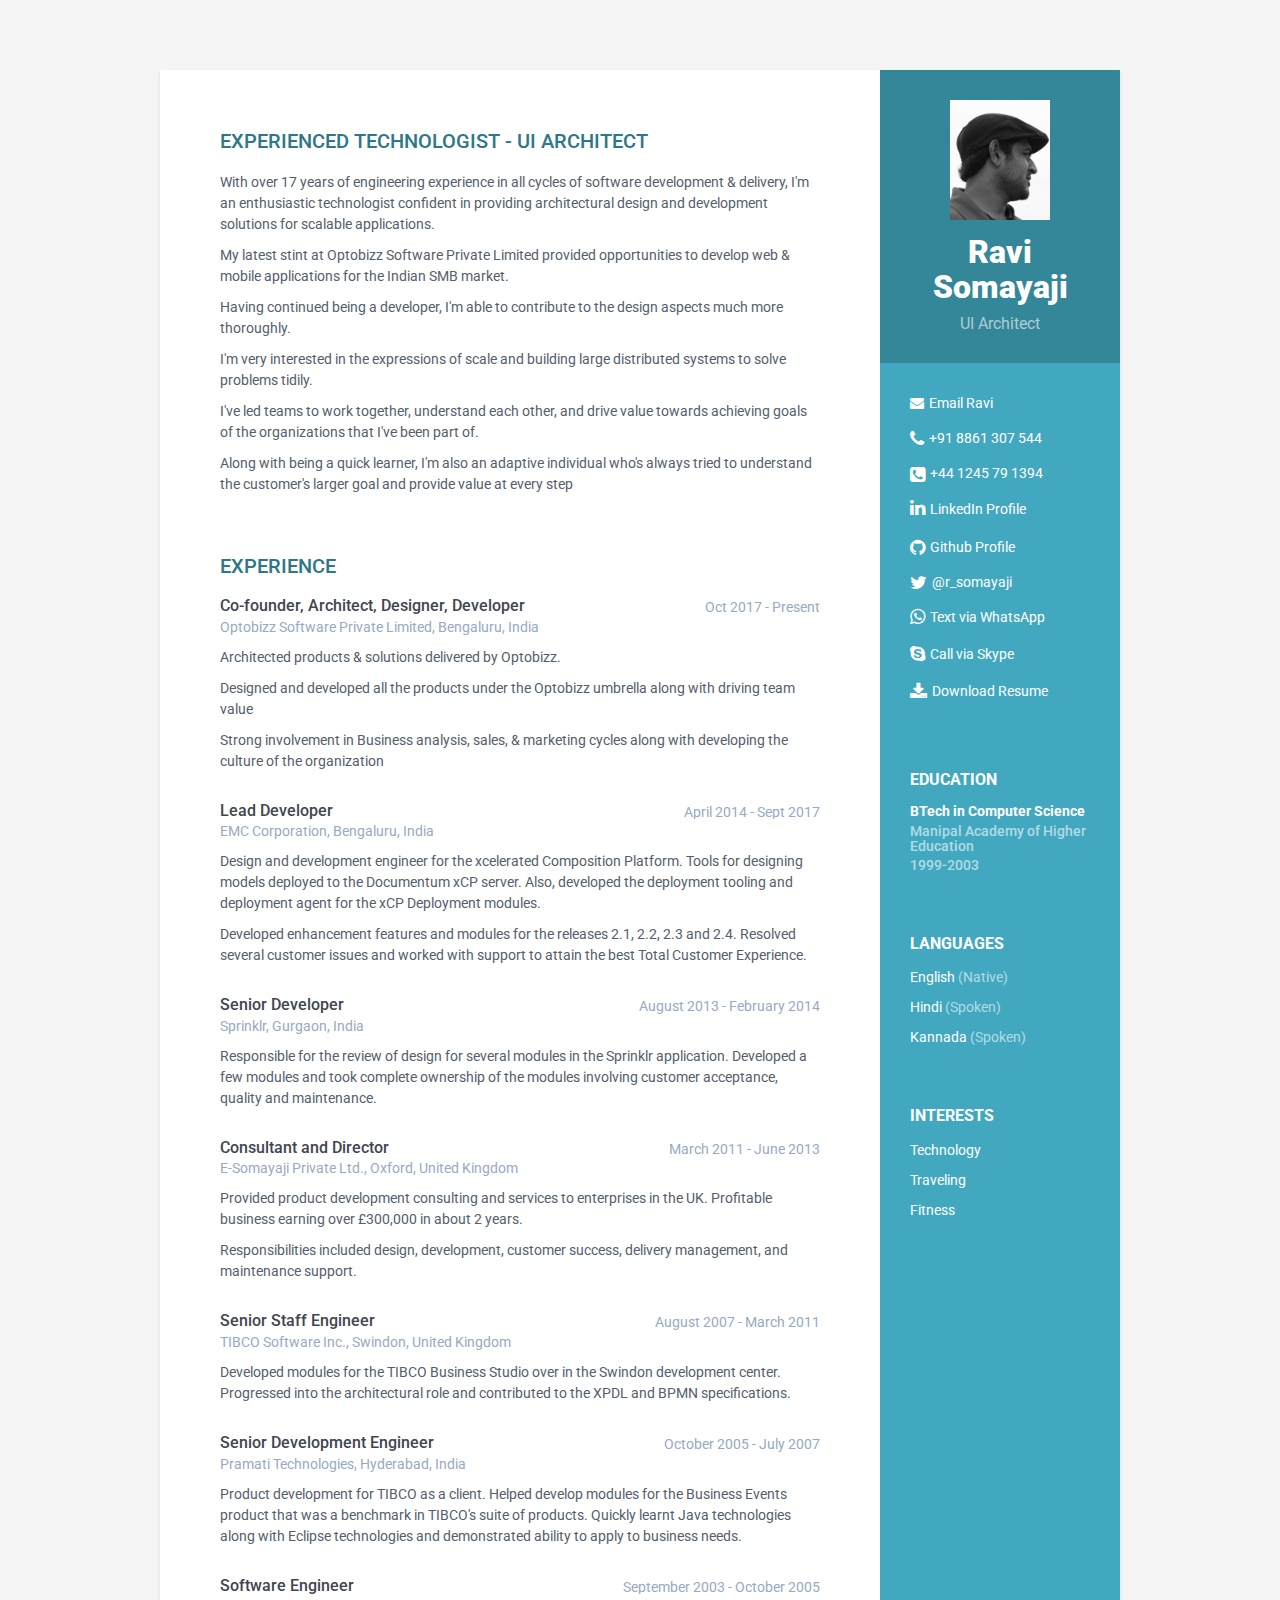
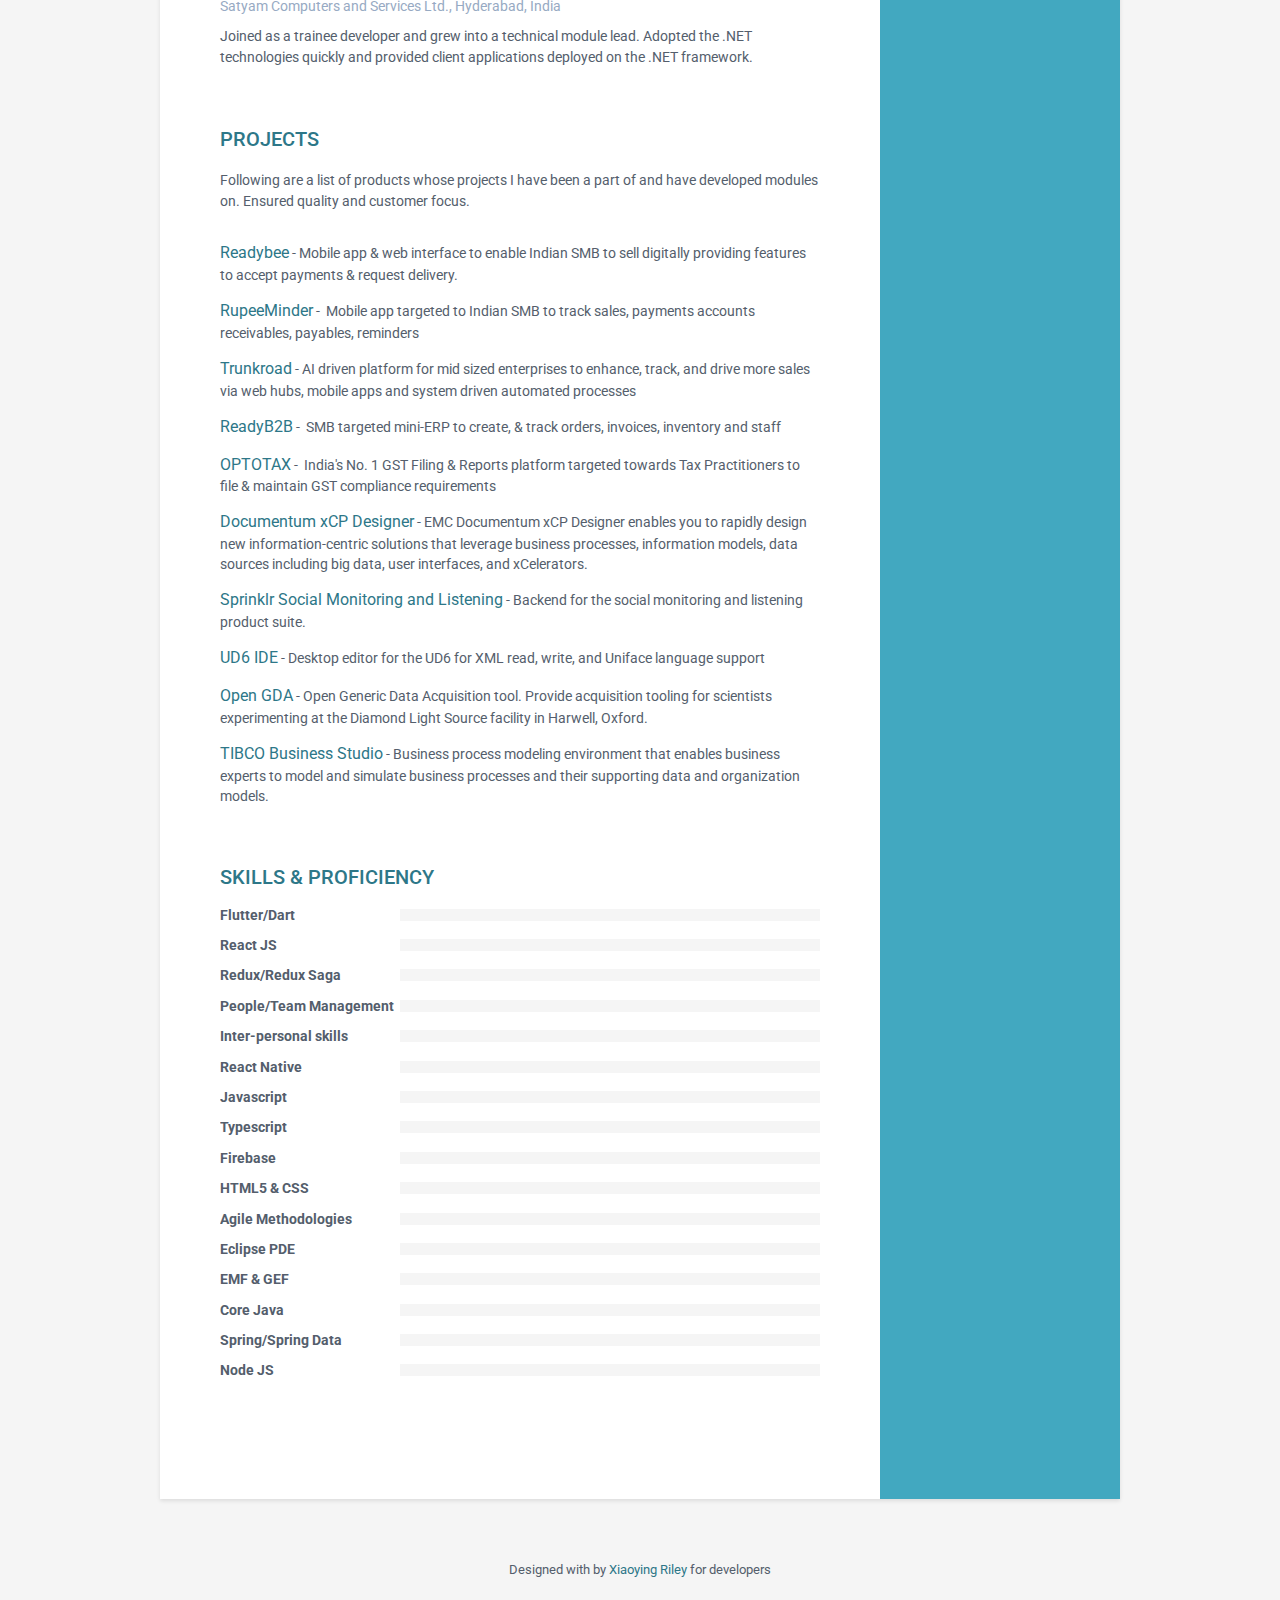
<file: index.html>
<!DOCTYPE html>
<!--[if IE 8]>
<html lang="en" class="ie8"> <![endif]-->
<!--[if IE 9]>
<html lang="en" class="ie9"> <![endif]-->
<!--[if !IE]><!-->
<html lang="en">
<!--<![endif]-->
<head>
    <title>Ravi Somayaji</title>
    <!-- Meta -->
    <meta charset="utf-8"/>
    <meta http-equiv="X-UA-Compatible" content="IE=edge"/>
    <meta name="viewport" content="width=device-width, initial-scale=1.0"/>
    <meta
            name="description"
            content="Ravi Somayaji, Flutter, ReactJS, Redux, UI Architect"
    />
    <meta name="author" content="Ravi Somayaji"/>
    <link rel="shortcut icon" href="favicon.ico"/>
    <link
            href="https://fonts.googleapis.com/css?family=Roboto:400,500,400italic,300italic,300,500italic,700,700italic,900,900italic"
            rel="stylesheet"
            type="text/css"
    />
    <!-- Global CSS -->
    <link
            rel="stylesheet"
            href="assets/plugins/bootstrap/css/bootstrap.min.css"
    />
    <!-- Plugins CSS -->
    <link
            rel="stylesheet"
            href="assets/plugins/font-awesome/css/font-awesome.css"
    />
    <!-- Theme CSS -->
    <link id="theme-style" rel="stylesheet" href="assets/css/styles.css"/>
    <!-- HTML5 shim and Respond.js for IE8 support of HTML5 elements and media queries -->
    <!--[if lt IE 9]>
    <script src="https://oss.maxcdn.com/html5shiv/3.7.2/html5shiv.min.js"></script>
    <script src="https://oss.maxcdn.com/respond/1.4.2/respond.min.js"></script>
    <script src="https://kit.fontawesome.com/a551870aff.js" crossorigin="anonymous"></script>
    <![endif]-->
</head>
<body>
<div class="wrapper">
    <div class="sidebar-wrapper">
        <div class="profile-container">
            <img
                    class="profile"
                    src="assets/images/profile.png"
                    alt=""
                    height="120px"
                    width="100px"
            />
            <h1 class="name">Ravi Somayaji</h1>
            <h3 class="tagline">UI Architect</h3>
        </div>
        <!--//profile-container-->
        <div class="contact-container container-block">
            <ul class="list-unstyled contact-list">
                <li class="email">
                    <a href="mailto:%20ravikanth.somayaji@gmail.com">
                        <i class="fa fas fa-envelope" style="margin-bottom:3px;margin-right:2px"></i>
                        <span>Email Ravi</span>

                    </a>
                </li>
                <li class="phone">
                    <a href="tel:00918861307544">
                        <i class="fa fas fa-phone" style="margin-right:2px"></i>
                        <span>+91 8861 307 544</span>
                    </a>
                </li>
                <li class="phone">
                    <a href="tel:00441245791394">
                        <i class="fa fas fa-phone-square" style="margin-right:2px"></i>
                        <span>+44 1245 79 1394</span>
                    </a>
                </li>

                <li class="linkedin">
                    <a href="http://linkedin.com/in/somayaji" target="_blank">
                        <i class="fa fas fa-linkedin" style="margin-bottom:5px;margin-right:2px"></i>
                        <span>LinkedIn Profile</span>
                    </a>
                </li>
                <li class="github">
                    <a href="http://github.com/ravsom" target="_blank">
                        <i class="fa fas fa-github" style="margin-right:2px"></i>
                        <span>Github Profile</span>
                    </a>
                </li>
                <li class="twitter">
                    <a href="https://twitter.com/r_somayaji" target="_blank">
                        <i class="fa fas fa-twitter" style="margin-right:2px"></i>
                        <span>@r_somayaji</span>
                    </a>
                </li>
                <li style="list-style: none; display: block">
                    <a href="https://wa.me/+918861307544/?text=Hi%20Ravi,%20Checked%20your%20profile,%20would%20like%20to%20discuss%20further"
                       target="_blank">
                        <i class="fa fas fa-whatsapp" style="margin-bottom:3px;margin-right:2px"></i>
                        <span>Text via WhatsApp</span>
                    </a>
                </li>
                <li style="list-style: none; display: block">
                    <a href="skype:ravikanth.somayaji" target="_blank">
                        <i class="fa fas fa-skype" style="margin-bottom:3px;margin-right:2px"></i>
                        <span>Call via Skype</span>
                    </a>
                </li>
                <li style="list-style: none; display: block">
                    <a href="https://github.com/ravsom/ravsom.github.io/blob/master/ResumeG_Ravi_Somayaji.pdf?raw=true"
                       download target="_blank">
                        <i class="fa fas fa-download" style="margin-right:2px"></i>
                        <span>Download Resume</span>
                    </a>
                </li>
            </ul>
        </div>
        <!--//contact-container-->
        <div class="education-container container-block">
            <h2 class="container-block-title">Education</h2>
            <div class="item">
                <h4 class="degree">BTech in Computer Science</h4>
                <h5 class="meta">Manipal Academy of Higher Education</h5>
                <div class="time">1999-2003</div>
            </div>
            <!--//item-->
            <!--//item-->
        </div>
        <!--//education-container-->
        <div class="languages-container container-block">
            <h2 class="container-block-title">Languages</h2>
            <ul class="list-unstyled interests-list">
                <li>English <span class="lang-desc">(Native)</span></li>
                <li>Hindi <span class="lang-desc">(Spoken)</span></li>
                <li>Kannada <span class="lang-desc">(Spoken)</span></li>
            </ul>
        </div>
        <!--//interests-->
        <div class="interests-container container-block">
            <h2 class="container-block-title">Interests</h2>
            <ul class="list-unstyled interests-list">
                <li>Technology</li>
                <li>Traveling</li>
                <li>Fitness</li>
            </ul>
        </div>
        <!--//interests-->
    </div>
    <!--//sidebar-wrapper-->
    <div class="main-wrapper">
        <section class="section summary-section">
            <h2 class="section-title">Experienced Technologist - UI Architect</h2>
            <div class="summary">
                <p>
                    With over 17 years of engineering experience in all cycles of
                    software development & delivery, I'm an enthusiastic technologist
                    confident in providing architectural design and development
                    solutions for scalable applications.
                </p>
                <p>
                    My latest stint at Optobizz Software Private Limited provided
                    opportunities to develop web & mobile applications for the Indian
                    SMB market.
                </p>

                <p>
                    Having continued being a developer, I'm able to contribute to the
                    design aspects much more thoroughly.
                </p>

                <p>
                    I'm very interested in the expressions of scale and building large
                    distributed systems to solve problems tidily.
                </p>

                <p>
                    I've led teams to work together, understand each other, and drive
                    value towards achieving goals of the organizations that I've been
                    part of.
                </p>

                <p>
                    Along with being a quick learner, I'm also an adaptive individual
                    who's always tried to understand the customer's larger goal and
                    provide value at every step
                </p>
            </div>
            <!--//summary-->
        </section>
        <!--//section-->
        <section class="section experiences-section">
            <h2 class="section-title">Experience</h2>
            <div class="item">
                <div class="meta">
                    <div class="upper-row">
                        <h3 class="job-title">
                            Co-founder, Architect, Designer, Developer
                        </h3>
                        <div class="time">Oct 2017 - Present</div>
                    </div>
                    <!--//upper-row-->
                    <div class="company">
                        Optobizz Software Private Limited, Bengaluru, India
                    </div>
                </div>
                <!--//meta-->
                <div class="details">
                    <p>Architected products & solutions delivered by Optobizz.</p>
                    <p>
                        Designed and developed all the products under the Optobizz
                        umbrella along with driving team value
                    </p>
                    <p>
                        Strong involvement in Business analysis, sales, & marketing
                        cycles along with developing the culture of the organization
                    </p>
                </div>
                <!--//details-->
            </div>
            <div class="item">
                <div class="meta">
                    <div class="upper-row">
                        <h3 class="job-title">Lead Developer</h3>
                        <div class="time">April 2014 - Sept 2017</div>
                    </div>
                    <!--//upper-row-->
                    <div class="company">EMC Corporation, Bengaluru, India</div>
                </div>
                <!--//meta-->
                <div class="details">
                    <p>
                        Design and development engineer for the xcelerated Composition
                        Platform. Tools for designing models deployed to the Documentum
                        xCP server. Also, developed the deployment tooling and
                        deployment agent for the xCP Deployment modules.
                    </p>
                    <p>
                        Developed enhancement features and modules for the releases 2.1,
                        2.2, 2.3 and 2.4. Resolved several customer issues and worked
                        with support to attain the best Total Customer Experience.
                    </p>
                </div>
                <!--//details-->
            </div>
            <!--//item-->
            <div class="item">
                <div class="meta">
                    <div class="upper-row">
                        <h3 class="job-title">Senior Developer</h3>
                        <div class="time">August 2013 - February 2014</div>
                    </div>
                    <!--//upper-row-->
                    <div class="company">Sprinklr, Gurgaon, India</div>
                </div>
                <!--//meta-->
                <div class="details">
                    <p>
                        Responsible for the review of design for several modules in the
                        Sprinklr application. Developed a few modules and took complete
                        ownership of the modules involving customer acceptance, quality
                        and maintenance.
                    </p>
                </div>
                <!--//details-->
            </div>
            <!--//item-->
            <div class="item">
                <div class="meta">
                    <div class="upper-row">
                        <h3 class="job-title">Consultant and Director</h3>
                        <div class="time">March 2011 - June 2013</div>
                    </div>
                    <!--//upper-row-->
                    <div class="company">
                        E-Somayaji Private Ltd., Oxford, United Kingdom
                    </div>
                </div>
                <!--//meta-->
                <div class="details">
                    <p>
                        Provided product development consulting and services to
                        enterprises in the UK. Profitable business earning over £300,000
                        in about 2 years.
                    </p>
                    <p>
                        Responsibilities included design, development, customer success,
                        delivery management, and maintenance support.
                    </p>
                </div>
                <!--//details-->
            </div>
            <!--//item-->
            <div class="item">
                <div class="meta">
                    <div class="upper-row">
                        <h3 class="job-title">Senior Staff Engineer</h3>
                        <div class="time">August 2007 - March 2011</div>
                    </div>
                    <!--//upper-row-->
                    <div class="company">
                        TIBCO Software Inc., Swindon, United Kingdom
                    </div>
                </div>
                <!--//meta-->
                <div class="details">
                    <p>
                        Developed modules for the TIBCO Business Studio over in the
                        Swindon development center. Progressed into the architectural
                        role and contributed to the XPDL and BPMN specifications.
                    </p>
                </div>
                <!--//detai-->
            </div>
            <div class="item">
                <div class="meta">
                    <div class="upper-row">
                        <h3 class="job-title">Senior Development Engineer</h3>
                        <div class="time">October 2005 - July 2007</div>
                    </div>
                    <!--//upper-row-->
                    <div class="company">Pramati Technologies, Hyderabad, India</div>
                </div>
                <!--//meta-->
                <div class="details">
                    <p>
                        Product development for TIBCO as a client. Helped develop
                        modules for the Business Events product that was a benchmark in
                        TIBCO's suite of products. Quickly learnt Java technologies
                        along with Eclipse technologies and demonstrated ability to
                        apply to business needs.
                    </p>
                </div>
                <!--//detai-->
            </div>
            <div class="item">
                <div class="meta">
                    <div class="upper-row">
                        <h3 class="job-title">Software Engineer</h3>
                        <div class="time">September 2003 - October 2005</div>
                    </div>
                    <!--//upper-row-->
                    <div class="company">
                        Satyam Computers and Services Ltd., Hyderabad, India
                    </div>
                </div>
                <!--//meta-->
                <div class="details">
                    <p>
                        Joined as a trainee developer and grew into a technical module
                        lead. Adopted the .NET technologies quickly and provided client
                        applications deployed on the .NET framework.
                    </p>
                </div>
                <!--//detai-->
            </div>
        </section>
        <!--//section-->
        <section class="section projects-section">
            <h2 class="section-title">Projects</h2>
            <div class="intro">
                <p>
                    Following are a list of products whose projects I have been a part
                    of and have developed modules on. Ensured quality and customer
                    focus.
                </p>
            </div>
            <!--//intro-->

            <div class="item">
            <span class="project-title">
              <a
                      href="https://play.google.com/store/apps/details?id=com.optobizz.readybee" target="_blank"
              >Readybee</a
              ></span
            >
                - <span class="project-tagline"
            >Mobile app & web interface to enable Indian SMB to sell digitally
              providing features to accept payments & request delivery.
            </span>
            </div>

            <div class="item">
            <span class="project-title">
              <a
                      href="https://play.google.com/store/apps/details?id=com.optobizz.rupeeminder" target="_blank"
              >RupeeMinder</a
              ></span
            >
                - <span class="project-tagline">
              Mobile app targeted to Indian SMB to track sales, payments
              accounts receivables, payables, reminders </span
            >
            </div>

            <div class="item">
            <span class="project-title">
              <a href="https://trunkroad.com/" target="_blank">Trunkroad</a></span
            >
                - <span class="project-tagline"
            >AI driven platform for mid sized enterprises to enhance, track,
              and drive more sales via web hubs, mobile apps and system driven
              automated processes</span
            >
            </div>
            <div class="item">
            <span class="project-title">
              <a href="https://app.readyb2b.com" target="_blank">ReadyB2B</a></span
            >
                - <span class="project-tagline">
              SMB targeted mini-ERP to create, & track orders, invoices,
              inventory and staff</span
            >
            </div>

            <div class="item">
            <span class="project-title">
              <a href="https://optotax.com" target="_blank">OPTOTAX</a></span
            >
                - <span class="project-tagline">
              India's No. 1 GST Filing & Reports platform targeted towards Tax
              Practitioners to file & maintain GST compliance requirements</span
            >
            </div>

            <div class="item">
            <span class="project-title"
            ><a
                    href="http://india.emc.com/enterprise-content-management/documentum-xcp-designer.htm"
                    target="_blank"
            >
                Documentum xCP Designer</a
            ></span
            >
                -
                <span class="project-tagline"
                >EMC Documentum xCP Designer enables you to rapidly design new
              information-centric solutions that leverage business processes,
              information models, data sources including big data, user
              interfaces, and xCelerators.</span
                >
            </div>
            <!--//item-->
            <div class="item">
            <span class="project-title"
            ><a href="http://sprinklr.com/" target="_blank"
            >Sprinklr Social Monitoring and Listening</a
            ></span
            >
                -
                <span class="project-tagline"
                >Backend for the social monitoring and listening product
              suite.</span
                >
            </div>
            <!--//item-->
            <div class="item">
            <span class="project-title"
            ><a
                    href="https://www.youtube.com/watch?v=n7SyC84UQOA"
                    target="_blank"
            >UD6 IDE</a
            ></span
            >
                -
                <span class="project-tagline"
                >Desktop editor for the UD6 for XML read, write, and Uniface
              language support</span
                >
            </div>
            <!--//item-->
            <div class="item">
            <span class="project-title"
            ><a href="http://www.opengda.org/" target="_blank"
            >Open GDA</a
            ></span
            >
                -
                <span class="project-tagline"
                >Open Generic Data Acquisition tool. Provide acquisition tooling
              for scientists experimenting at the Diamond Light Source facility
              in Harwell, Oxford.</span
                >
            </div>
            <!--//item-->
            <div class="item">
            <span class="project-title"
            ><a
                    href="https://tap.tibco.com/storefront/trialware/tibco-business-studio-community-edition/prod15312.html"
                    target="_blank"
            >TIBCO Business Studio</a
            ></span
            >
                -
                <span class="project-tagline"
                >Business process modeling environment that enables business
              experts to model and simulate business processes and their
              supporting data and organization models.</span
                >
            </div>
            <!--//item-->
        </section>
        <!--//section-->
        <section class="skills-section section">
            <h2 class="section-title">Skills & Proficiency</h2>
            <div class="skillset">
                <!--//item-->
                <div class="item">
                    <h3 class="level-title">Flutter/Dart</h3>
                    <div class="level-bar">
                        <div class="level-bar-inner" data-level="90%"></div>
                    </div>
                    <!--//level-bar-->
                </div>
                <div class="item">
                    <h3 class="level-title">React JS</h3>
                    <div class="level-bar">
                        <div class="level-bar-inner" data-level="90%"></div>
                    </div>
                    <!--//level-bar-->
                </div>
                <div class="item">
                    <h3 class="level-title">Redux/Redux Saga</h3>
                    <div class="level-bar">
                        <div class="level-bar-inner" data-level="90%"></div>
                    </div>
                    <!--//level-bar-->
                </div>
                <div class="item">
                    <h3 class="level-title">People/Team Management</h3>
                    <div class="level-bar">
                        <div class="level-bar-inner" data-level="90%"></div>
                    </div>
                    <!--//level-bar-->
                </div>
                <div class="item">
                    <h3 class="level-title">Inter-personal skills</h3>
                    <div class="level-bar">
                        <div class="level-bar-inner" data-level="90%"></div>
                    </div>
                    <!--//level-bar-->
                </div>
                <div class="item">
                    <h3 class="level-title">React Native</h3>
                    <div class="level-bar">
                        <div class="level-bar-inner" data-level="80%"></div>
                    </div>
                    <!--//level-bar-->
                </div>
                <!--//item-->
                <div class="item">
                    <h3 class="level-title">Javascript</h3>
                    <div class="level-bar">
                        <div class="level-bar-inner" data-level="80%"></div>
                    </div>
                    <!--//level-bar-->
                </div>
                <div class="item">
                    <h3 class="level-title">Typescript</h3>
                    <div class="level-bar">
                        <div class="level-bar-inner" data-level="80%"></div>
                    </div>
                    <!--//level-bar-->
                </div>

                <!--//item-->
                <div class="item">
                    <h3 class="level-title">Firebase</h3>
                    <div class="level-bar">
                        <div class="level-bar-inner" data-level="80%"></div>
                    </div>
                    <!--//level-bar-->
                </div>
                <div class="item">
                    <h3 class="level-title">HTML5 & CSS</h3>
                    <div class="level-bar">
                        <div class="level-bar-inner" data-level="75%"></div>
                    </div>
                    <!--//level-bar-->
                </div>

                <div class="item">
                    <h3 class="level-title">Agile Methodologies</h3>
                    <div class="level-bar">
                        <div class="level-bar-inner" data-level="75%"></div>
                    </div>
                    <!--//level-bar-->
                </div>

                <div class="item">
                    <h3 class="level-title">Eclipse PDE</h3>
                    <div class="level-bar">
                        <div class="level-bar-inner" data-level="75%"></div>
                    </div>
                    <!--//level-bar-->
                </div>
                <!--//item-->
                <div class="item">
                    <h3 class="level-title">EMF & GEF</h3>
                    <div class="level-bar">
                        <div class="level-bar-inner" data-level="75%"></div>
                    </div>
                    <!--//level-bar-->
                </div>
                <!--//item-->
                <div class="item">
                    <h3 class="level-title">Core Java</h3>
                    <div class="level-bar">
                        <div class="level-bar-inner" data-level="75%"></div>
                    </div>
                    <!--//level-bar-->
                </div>

                <div class="item">
                    <h3 class="level-title">Spring/Spring Data</h3>
                    <div class="level-bar">
                        <div class="level-bar-inner" data-level="65%"></div>
                    </div>
                    <!--//level-bar-->
                </div>

                <!--//item-->
                <div class="item">
                    <h3 class="level-title">Node JS</h3>
                    <div class="level-bar">
                        <div class="level-bar-inner" data-level="65%"></div>
                    </div>
                    <!--//level-bar-->
                </div>

                <!--//item-->
            </div>
        </section>
        <!--//skills-section-->
    </div>
    <!--//main-body-->
</div>
<footer class="footer">
    <div class="text-center">
        <!--/* This template is released under the Creative Commons Attribution 3.0 License. Please keep the attribution link below when using for your own project. Thank you for your support. :) If you'd like to use the template without the attribution, you can check out other license options via our website: themes.3rdwavemedia.com */-->
        <small class="copyright"
        >Designed with by
            <a href="http://themes.3rdwavemedia.com" target="_blank"
            >Xiaoying Riley</a
            >
            for developers
        </small>
    </div>
    <!--//container-->
</footer>
<!--//footer-->
<!-- Javascript -->
<script type="text/javascript" src="assets/plugins/jquery.min.js"></script>
<script
        type="text/javascript"
        src="assets/plugins/bootstrap/js/bootstrap.min.js"
></script>
<!-- custom js -->

<script type="text/javascript" src="assets/js/main.js"></script>
</body>
</html>
</file>
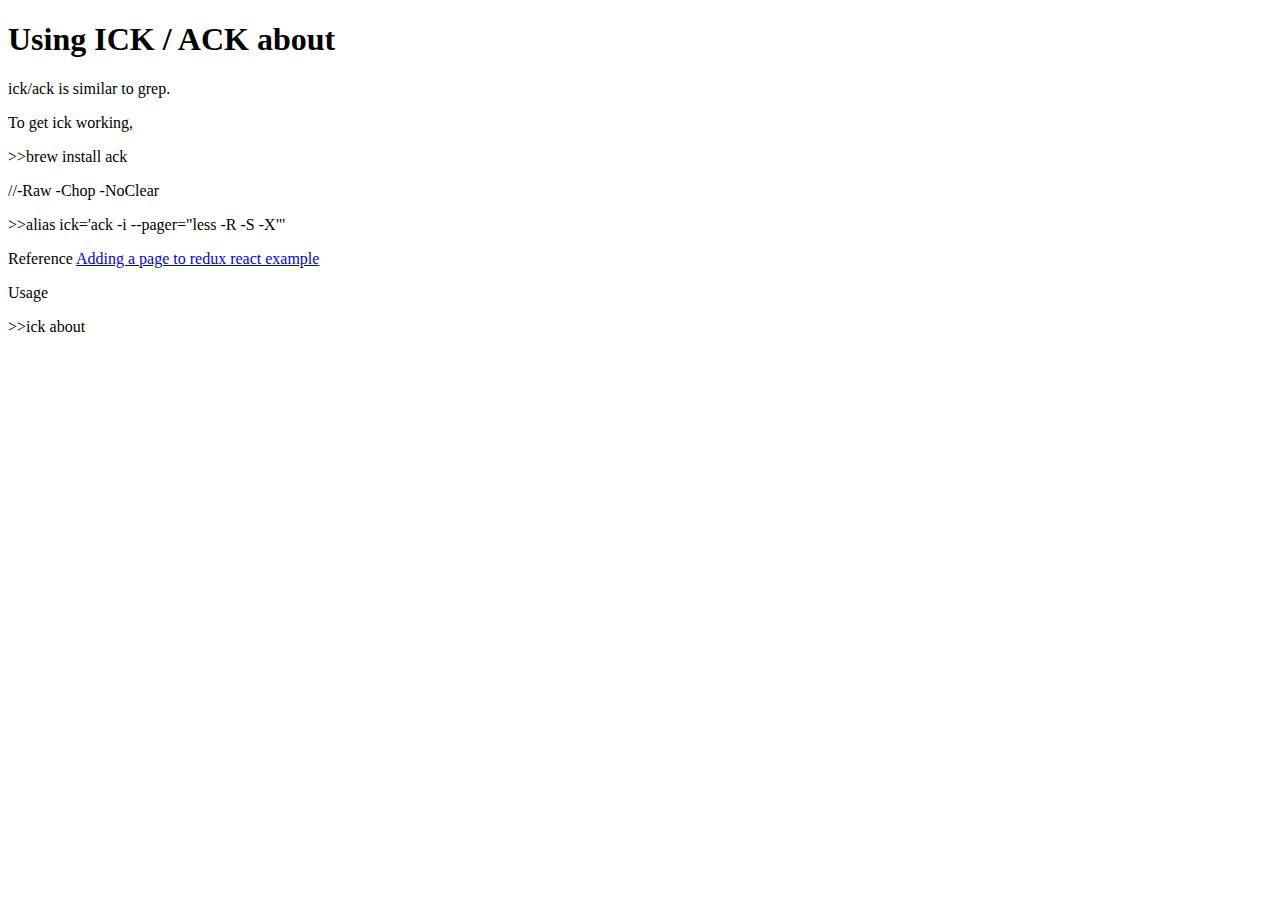
<file: pages/notes.html>
<!DOCTYPE html>
<html lang="en">
<head>
    <meta charset="UTF-8">
    <title>Notes</title>
</head>
<body>
<h1>Using ICK / ACK about</h1>

<p>ick/ack is similar to grep. </p>

<p>To get ick working, </p>
<p> >>brew install ack</p>
<p>//-Raw -Chop -NoClear</p>
<p> >>alias ick='ack -i --pager="less -R -S -X"' </p>

<p>Reference <a
        href="https://github.com/erikras/react-redux-universal-hot-example/blob/master/docs/AddingAPage/AddingAPage.md">Adding
    a page to redux react example</a></p>

Usage
<p> >>ick about </p>
</body>
</html>
</file>
<file: assets/css/styles.css>
/*
 * Template Name: Orbit - Responsive Resume/CV Template for Developers
 * Version: 1.0
 * Author: Xiaoying Riley
 * Twitter: @3rdwave_themes
 * License: Creative Commons Attribution 3.0 License
 * Website: http://themes.3rdwavemedia.com/
*/
/* styles.css */
/* ======= Base ======= */
body {
    font-family: 'Roboto', sans-serif;
    color: #545E6C;
    background: #f5f5f5;
    font-size: 14px;
    padding: 30px;
    padding-top: 70px;
    -webkit-font-smoothing: antialiased;
    -moz-osx-font-smoothing: grayscale;
}

h1,
h2,
h3,
h4,
h5,
h6 {
    font-weight: 700;
}

a {
    color: #2d7788;
    -webkit-transition: all 0.4s ease-in-out;
    -moz-transition: all 0.4s ease-in-out;
    -ms-transition: all 0.4s ease-in-out;
    -o-transition: all 0.4s ease-in-out;
}

a:hover {
    text-decoration: underline;
    color: #1a454f;
}

a:focus {
    text-decoration: none;
}

p {
    line-height: 1.5;
}

.wrapper {
    background: #42A8C0;
    max-width: 960px;
    margin: 0 auto;
    position: relative;
    -webkit-box-shadow: 0px 2px 4px rgba(0, 0, 0, 0.1);
    -moz-box-shadow: 0px 2px 4px rgba(0, 0, 0, 0.1);
    box-shadow: 0px 2px 4px rgba(0, 0, 0, 0.1);
}

.sidebar-wrapper {
    background: #42A8C0;
    position: absolute;
    right: 0;
    width: 240px;
    height: 100%;
    min-height: 800px;
    color: #fff;
}

.sidebar-wrapper a {
    color: #fff;
}

.sidebar-wrapper .profile-container {
    padding: 30px;
    background: rgba(0, 0, 0, 0.2);
    text-align: center;
    color: #fff;
}

.sidebar-wrapper .name {
    font-size: 32px;
    font-weight: 900;
    margin-top: 0;
    margin-bottom: 10px;
}

.sidebar-wrapper .tagline {
    color: rgba(255, 255, 255, 0.6);
    font-size: 16px;
    font-weight: 400;
    margin-top: 0;
    margin-bottom: 0;
}

.sidebar-wrapper .profile {
    margin-bottom: 15px;
}

.sidebar-wrapper .contact-list .fa {
    margin-right: 5px;
    font-size: 18px;
    vertical-align: middle;
}

.sidebar-wrapper .contact-list li {
    margin-bottom: 15px;
}

.sidebar-wrapper .contact-list li:last-child {
    margin-bottom: 0;
}

.sidebar-wrapper .contact-list .email .fa {
    font-size: 14px;
}

.sidebar-wrapper .container-block {
    padding: 30px;
}

.sidebar-wrapper .container-block-title {
    text-transform: uppercase;
    font-size: 16px;
    font-weight: 700;
    margin-top: 0;
    margin-bottom: 15px;
}

.sidebar-wrapper .degree {
    font-size: 14px;
    margin-top: 0;
    margin-bottom: 5px;
}

.sidebar-wrapper .education-container .item {
    margin-bottom: 15px;
}

.sidebar-wrapper .education-container .item:last-child {
    margin-bottom: 0;
}

.sidebar-wrapper .education-container .meta {
    color: rgba(255, 255, 255, 0.6);
    font-weight: 500;
    margin-bottom: 0px;
    margin-top: 0;
}

.sidebar-wrapper .education-container .time {
    color: rgba(255, 255, 255, 0.6);
    font-weight: 500;
    margin-bottom: 0px;
}

.sidebar-wrapper .languages-container .lang-desc {
    color: rgba(255, 255, 255, 0.6);
}

.sidebar-wrapper .languages-list {
    margin-bottom: 0;
}

.sidebar-wrapper .languages-list li {
    margin-bottom: 10px;
}

.sidebar-wrapper .languages-list li:last-child {
    margin-bottom: 0;
}

.sidebar-wrapper .interests-list {
    margin-bottom: 0;
}

.sidebar-wrapper .interests-list li {
    margin-bottom: 10px;
}

.sidebar-wrapper .interests-list li:last-child {
    margin-bottom: 0;
}

.main-wrapper {
    background: #fff;
    padding: 60px;
    padding-right: 300px;
}

.main-wrapper .section-title {
    text-transform: uppercase;
    font-size: 20px;
    font-weight: 500;
    color: #2d7788;
    position: relative;
    margin-top: 0;
    margin-bottom: 20px;
}

.main-wrapper .section-title .fa {
    width: 30px;
    height: 30px;
    margin-right: 8px;
    display: inline-block;
    color: #fff;
    -webkit-border-radius: 50%;
    -moz-border-radius: 50%;
    -ms-border-radius: 50%;
    -o-border-radius: 50%;
    border-radius: 50%;
    -moz-background-clip: padding;
    -webkit-background-clip: padding-box;
    background-clip: padding-box;
    background: #2d7788;
    text-align: center;
    padding-top: 8px;
    font-size: 16px;
    position: relative;
    top: -2px;
}

.main-wrapper .section {
    margin-bottom: 60px;
}

.main-wrapper .experiences-section .item {
    margin-bottom: 30px;
}

.main-wrapper .upper-row {
    position: relative;
    overflow: hidden;
    margin-bottom: 2px;
}

.main-wrapper .job-title {
    color: #3F4650;
    font-size: 16px;
    margin-top: 0;
    margin-bottom: 0;
    font-weight: 500;
}

.main-wrapper .time {
    position: absolute;
    right: 0;
    top: 0;
    color: #97AAC3;
}

.main-wrapper .company {
    margin-bottom: 10px;
    color: #97AAC3;
}

.main-wrapper .project-title {
    font-size: 16px;
    font-weight: 400;
    margin-top: 0;
    margin-bottom: 5px;
}

.main-wrapper .projects-section .intro {
    margin-bottom: 30px;
}

.main-wrapper .projects-section .item {
    margin-bottom: 15px;
}

.skillset .item {
    margin-bottom: 15px;
    overflow: hidden;
}

.skillset .level-title {
    font-size: 14px;
    margin-top: 0;
    margin-bottom: 12px;
}

.skillset .level-bar {
    height: 12px;
    background: #f5f5f5;
}

.skillset .level-bar-inner {
    height: 12px;
    background: #7bc2d3;
}

.footer {
    padding: 30px;
    padding-top: 60px;
}

.footer .copyright {
    line-height: 1.6;
    color: #545E6C;
    font-size: 13px;
}

.footer .fa-heart {
    color: #fb866a;
}

/* Extra small devices (phones, less than 768px) */
@media (max-width: 767px) {
    .sidebar-wrapper {
        position: static;
        width: inherit;
    }

    .main-wrapper {
        padding: 30px;
    }

    .main-wrapper .time {
        position: static;
        display: block;
        margin-top: 5px;
    }

    .main-wrapper .upper-row {
        margin-bottom: 0;
    }
}

/* Small devices (tablets, 768px and up) */
/* Medium devices (desktops, 992px and up) */
@media (min-width: 992px) {
    .skillset .level-title {
        display: inline-block;
        float: left;
        width: 30%;
        margin-bottom: 0;
    }

    .skillset .level-bar {
        display: inline-block;
        width: 70%;
        float: left;
        position: relative;
        top: 1px;
    }
}

#SkypeButton_Call p a img {
    margin-left: 0 !important;
}

/* Large devices (large desktops, 1200px and up) */
/* Ex-Large devices (large desktops, 1200px and up) */
</file>
